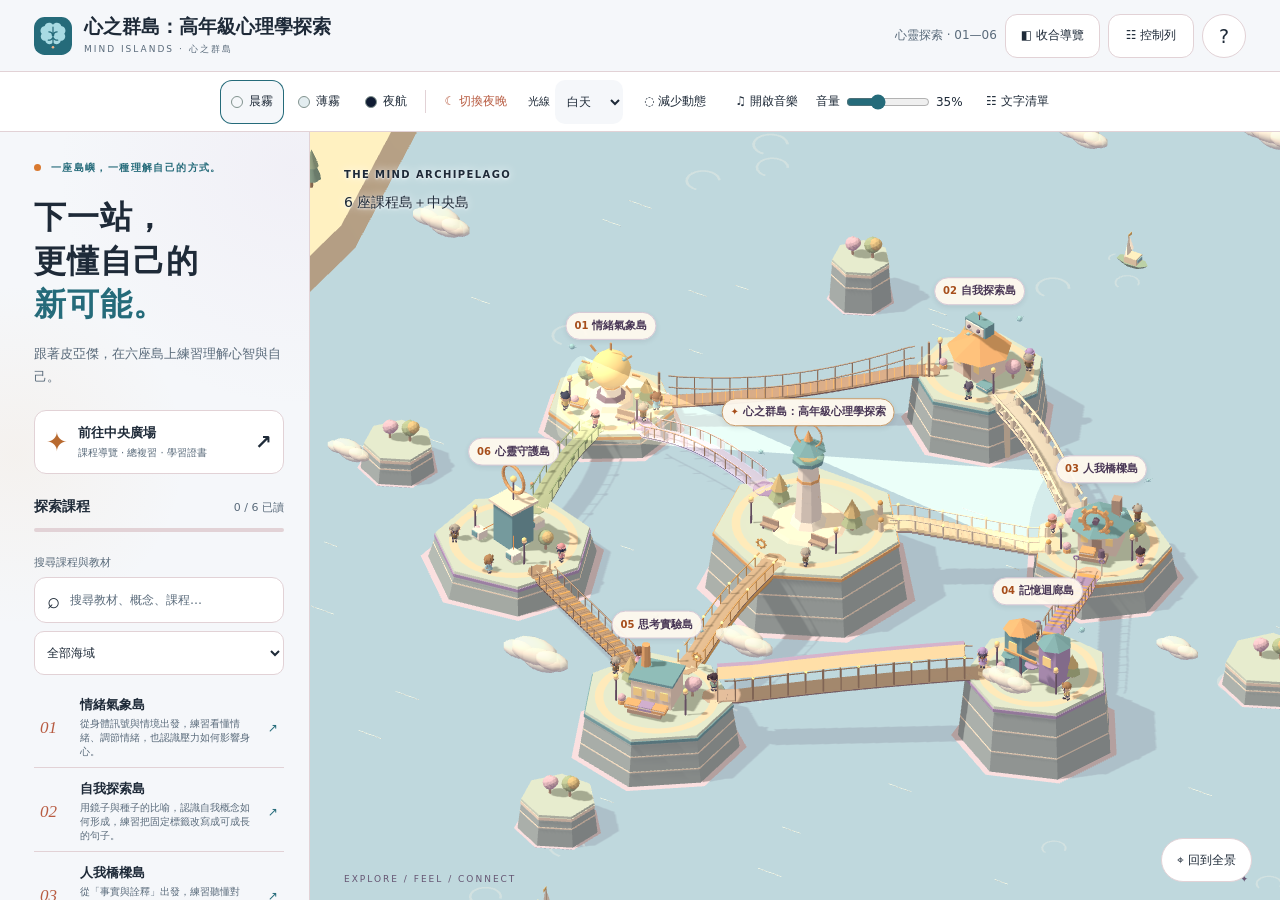
<file: index.html>
<!doctype html>
<html lang="zh-Hant" data-theme="morning">
<head><meta charset="utf-8"><meta name="viewport" content="width=device-width,initial-scale=1"><meta name="theme-color" content="#f5f7fa"><meta name="description" content="心之群島：高年級心理學探索：教材探索、測驗與學習紀念證書。"><title>心之群島：高年級心理學探索</title><link rel="icon" href="assets/flame.svg" type="image/svg+xml"><link rel="stylesheet" href="styles.css"><script type="importmap">{"imports":{"three":"./vendor/three.module.js"}}</script><script type="module" src="js/app.mjs"></script></head>
<body>
<a class="skip" href="#course-list">跳到課程清單</a>
<header class="header"><a class="brand" href="./" aria-label="心之群島：高年級心理學探索首頁"><img src="assets/flame.svg" alt="" width="38" height="38"><span>心之群島：高年級心理學探索<small>MIND ISLANDS · 心之群島</small></span></a><div class="header-actions"><span class="edition">心靈探索 · 01—06</span><button id="rail-toggle" aria-controls="island-navigation" aria-expanded="true">◧ 導覽列</button><button id="controls-toggle" aria-controls="display-controls" aria-expanded="true">☷ 控制列</button><button id="help" class="icon-button" aria-label="操作說明">?</button></div></header>
<div id="display-controls" class="dock" aria-label="顯示與聲音設定"><div class="theme-switch" role="group" aria-label="底色主題"><button data-theme="morning" aria-pressed="true"><i style="background:#f5f7fa"></i>晨霧</button><button data-theme="mist" aria-pressed="false"><i style="background:#e3edf0"></i>薄霧</button><button data-theme="night" aria-pressed="false"><i style="background:#101c33"></i>夜航</button></div><span class="dock-divider"></span><label class="light-label"><span>光線</span><select id="lighting" aria-label="晝夜光線"><option value="day">白天</option><option value="dusk">黃昏</option><option value="night">夜晚</option></select></label><button id="motion" aria-pressed="false">◌ 減少動態</button><button id="music" aria-pressed="false">♫ 開啟音樂</button><label class="music-volume"><span>音量</span><input id="music-volume" type="range" min="0" max="100" step="1" value="35" aria-label="背景音樂音量"><output id="music-volume-output" for="music-volume">35%</output></label><audio id="background-music" preload="none" loop></audio><button id="list-view">☷ 文字清單</button></div>
<main class="workspace">
<aside class="rail" id="island-navigation"><div class="eyebrow"><span></span> 一座島嶼，一個新發現。</div><h1>下一站，<br>更懂自己的<span>新可能。</span></h1><p class="intro">從一個問題，到一種理解。<br>跟著皮亞傑，探索心智的六座島。</p><button class="center-entry" data-course="center"><span class="entry-symbol">✦</span><span>前往中央廣場<small>課程導覽 · 總複習 · 學習證書</small></span><b>↗</b></button>
<div class="rail-heading"><h2>探索課程</h2><span id="read-count">0 / 6 已讀</span></div><div class="progress-track"><span id="progress-fill"></span></div>
<label class="search-label" for="search">搜尋課程與教材</label><div class="search-box"><span aria-hidden="true">⌕</span><input id="search" type="search" placeholder="搜尋教材、概念、課程…" autocomplete="off"></div><label class="sr-only" for="group">篩選海域</label><select id="group"><option value="">全部海域</option><option>情緒與壓力</option><option>自我與成長</option><option>人際與溝通</option><option>學習與記憶</option><option>思考與判斷</option><option>心理健康</option></select>
<nav id="course-list" aria-label="課程清單" tabindex="-1"><p>正在整理航線…</p></nav><p id="search-status" class="small" role="status"></p><footer class="rail-footer"><span>© 高年級輔導團隊</span></footer></aside>
<section class="map" aria-label="互動 3D 課程群島"><div class="map-heading"><span class="eyebrow">THE MIND ARCHIPELAGO</span><p>6 座課程島＋中央島</p></div><div id="scene"><div id="map-status" role="status">正在生成心之群島…</div></div><button id="overview" class="overview">⌖ 回到全景</button><div class="map-coordinate" aria-hidden="true">EXPLORE / FEEL / CONNECT <span>✦</span></div></section>
</main>
<div id="panel-scrim" hidden></div><section id="panel" role="dialog" aria-modal="true" aria-labelledby="panel-title" hidden><header class="panel-header"><div><span id="panel-kicker" class="eyebrow"></span><h2 id="panel-title"></h2></div><button id="close-panel" class="icon-button" aria-label="關閉課程面板">✕</button></header><p id="panel-intro"></p><div id="tabs" class="tabs" role="tablist" aria-label="課程內容"></div><div id="panel-content" tabindex="0"></div></section>
<dialog id="help-dialog"><button class="dialog-close icon-button" aria-label="關閉操作說明">✕</button><div id="host-guide" class="header-host" role="note" aria-label="島主皮亞傑操作說明"><img src="assets/mascot.svg" alt="" width="44" height="54"><p class="host-description">我是島主皮亞傑，在島上遇到我，我會隨時回答你問題喔！<small>課程導覽 · 功能說明 · 教材問答</small></p></div><h2>島主皮亞傑與操作說明</h2><p>先點一座島聚焦放大，再點主建築閱讀教材與進行測驗；中央島點建築進入可拖曳旋轉的備課室，點室內皮亞傑才開廣場教材；轉身點門可回建築外觀。也可從課程清單直接閱讀。右上「導覽列」可收合清單，「控制列」可展開或收起顯示與音樂設定。</p><ul><li>滑鼠拖曳旋轉、滾輪縮放；手機用雙指縮放。</li><li>按 Esc 關閉面板，Tab 移動焦點，Enter 選取。</li><li>全部課程已讀且各課測驗達 75%，即可取得紀念證書。</li><li>進度與姓名儲存在此瀏覽器，可自行匯出JSON備份後在另一裝置匯入；清除瀏覽資料會刪除本機記錄。</li></ul><p class="notice">本站教材為自編素養內容，心理學概念已改寫為高年級可讀版本；不能替代心理諮商或醫療建議。</p></dialog>
<dialog id="certificate-dialog"><button class="dialog-close icon-button" aria-label="關閉證書">✕</button><div id="certificate-sheet"></div><div class="certificate-actions"><button id="download-certificate" class="primary">下載證書 PNG</button><button id="print-certificate">列印／另存 PDF</button></div></dialog>
<div id="toast" role="status" aria-live="polite"></div><noscript><div class="noscript">此瀏覽器未啟用 JavaScript。<a href="content.html">開啟完整文字教材</a>。</div></noscript>
</body></html>
</file>
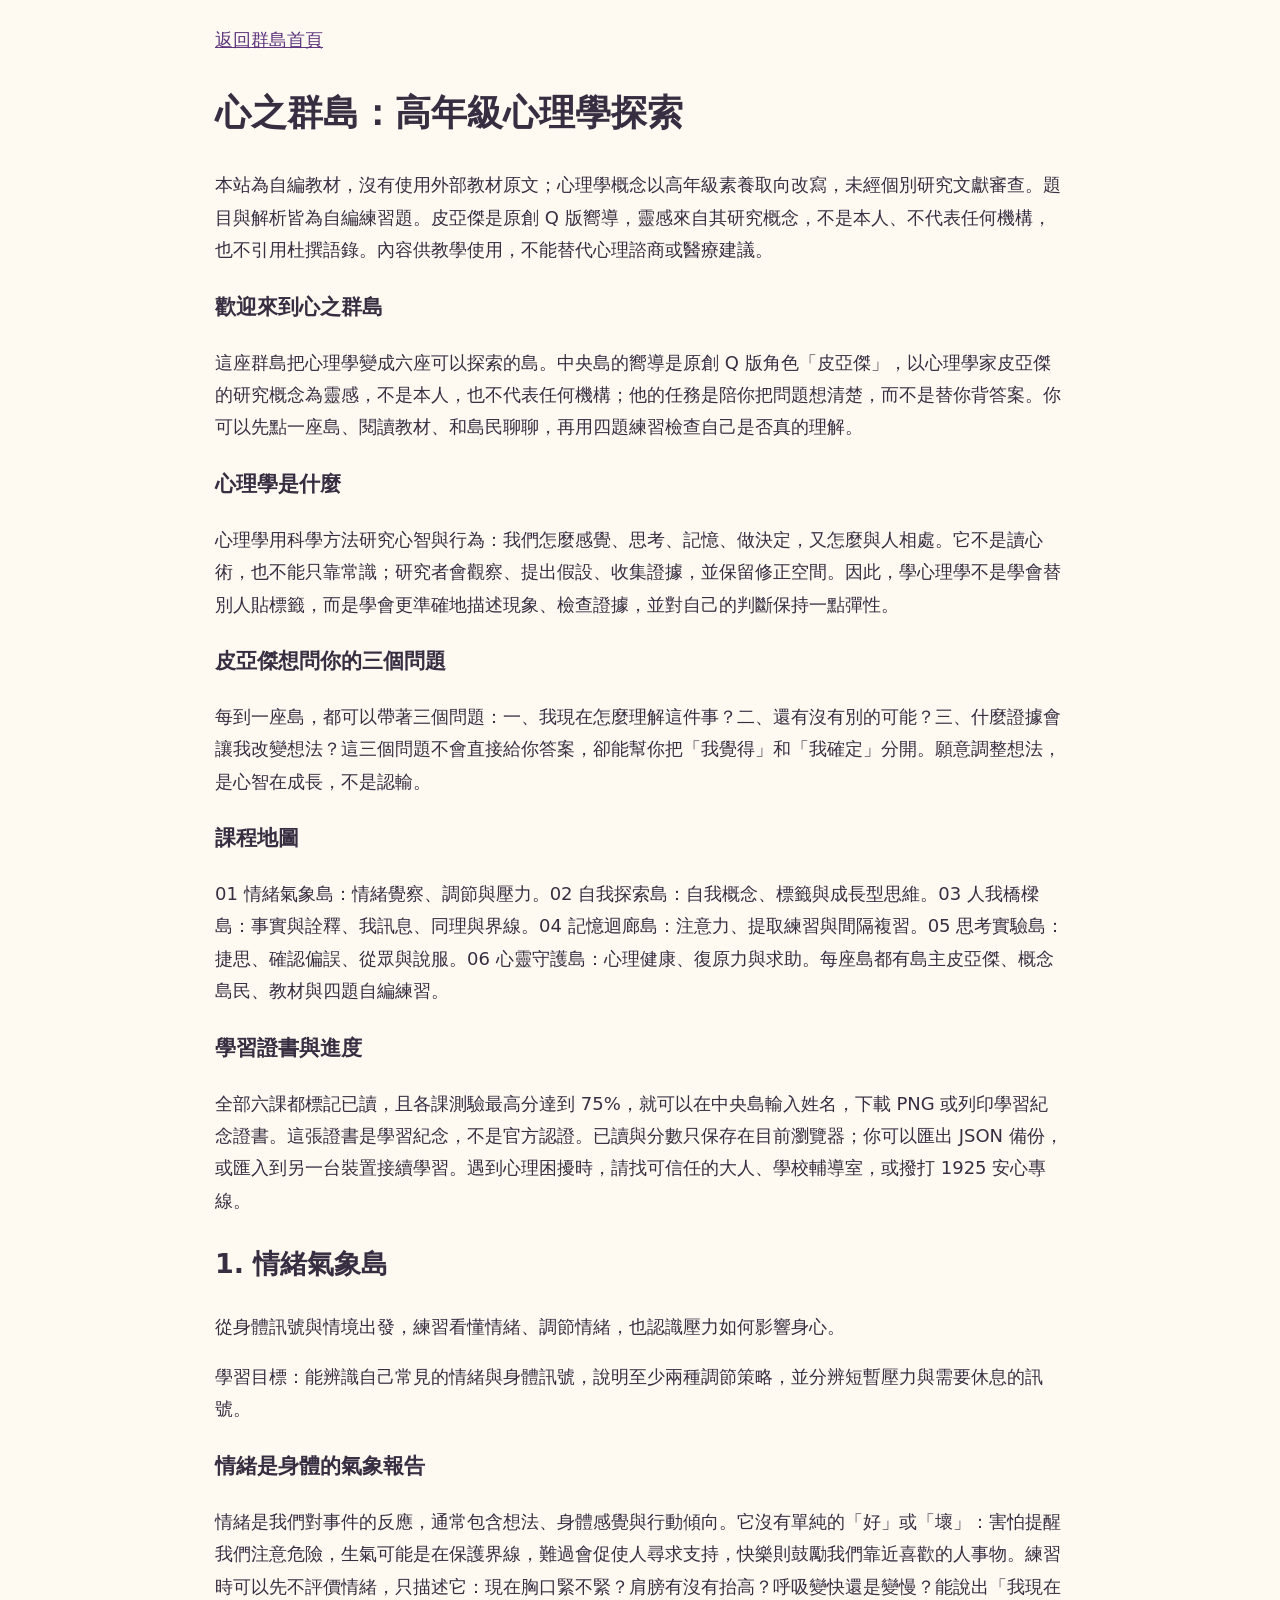
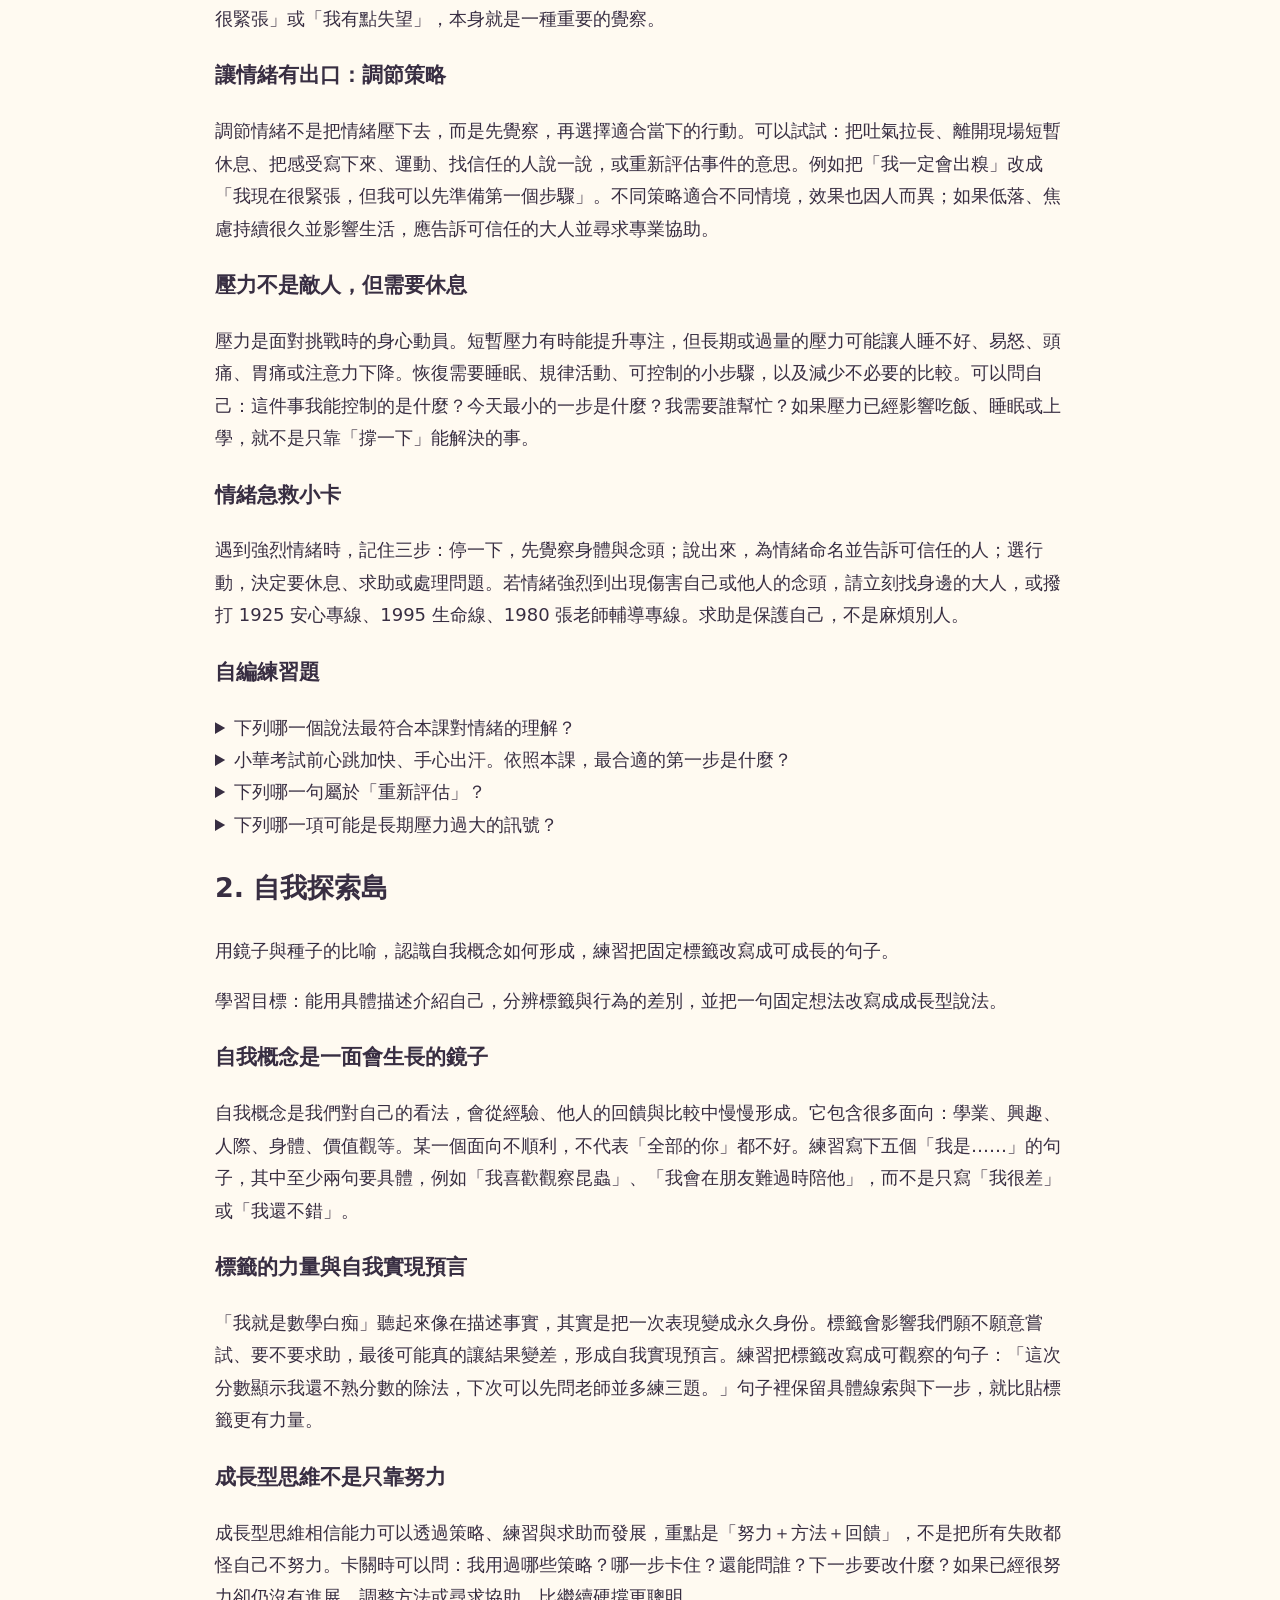
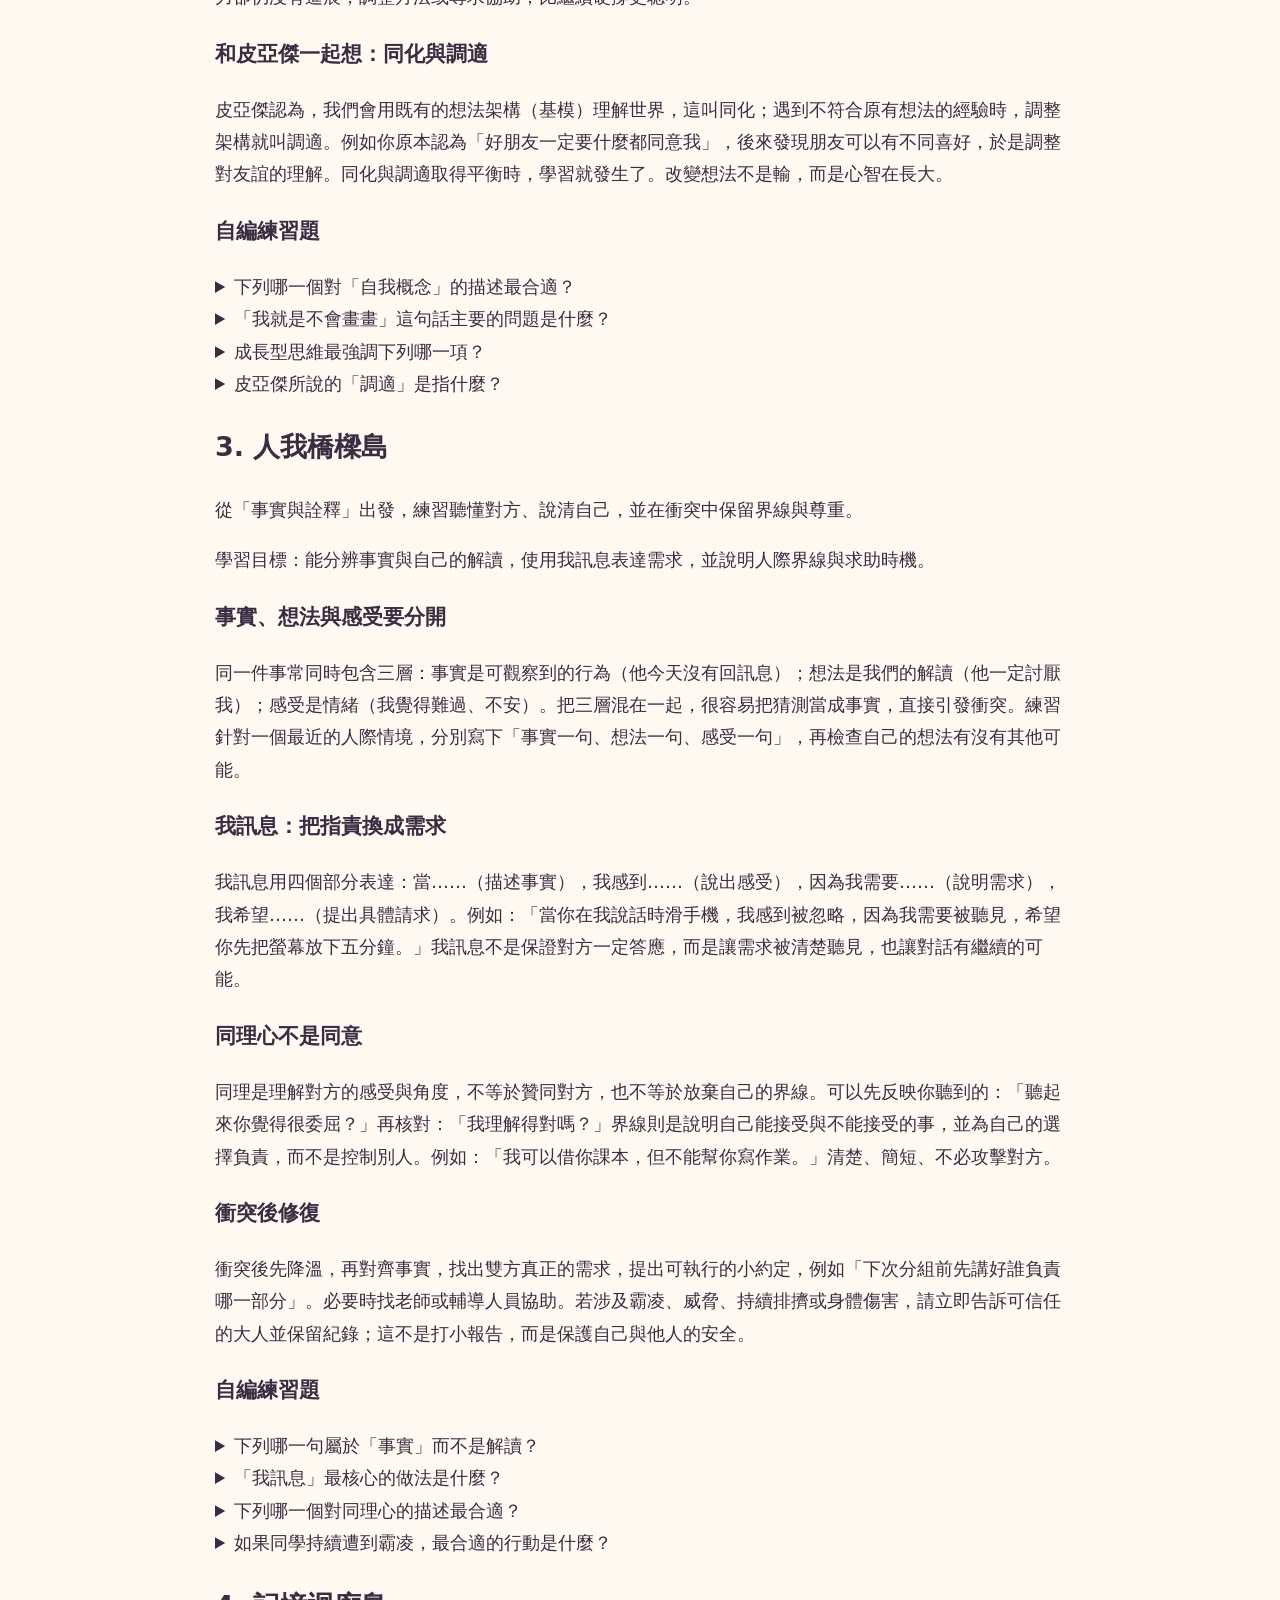
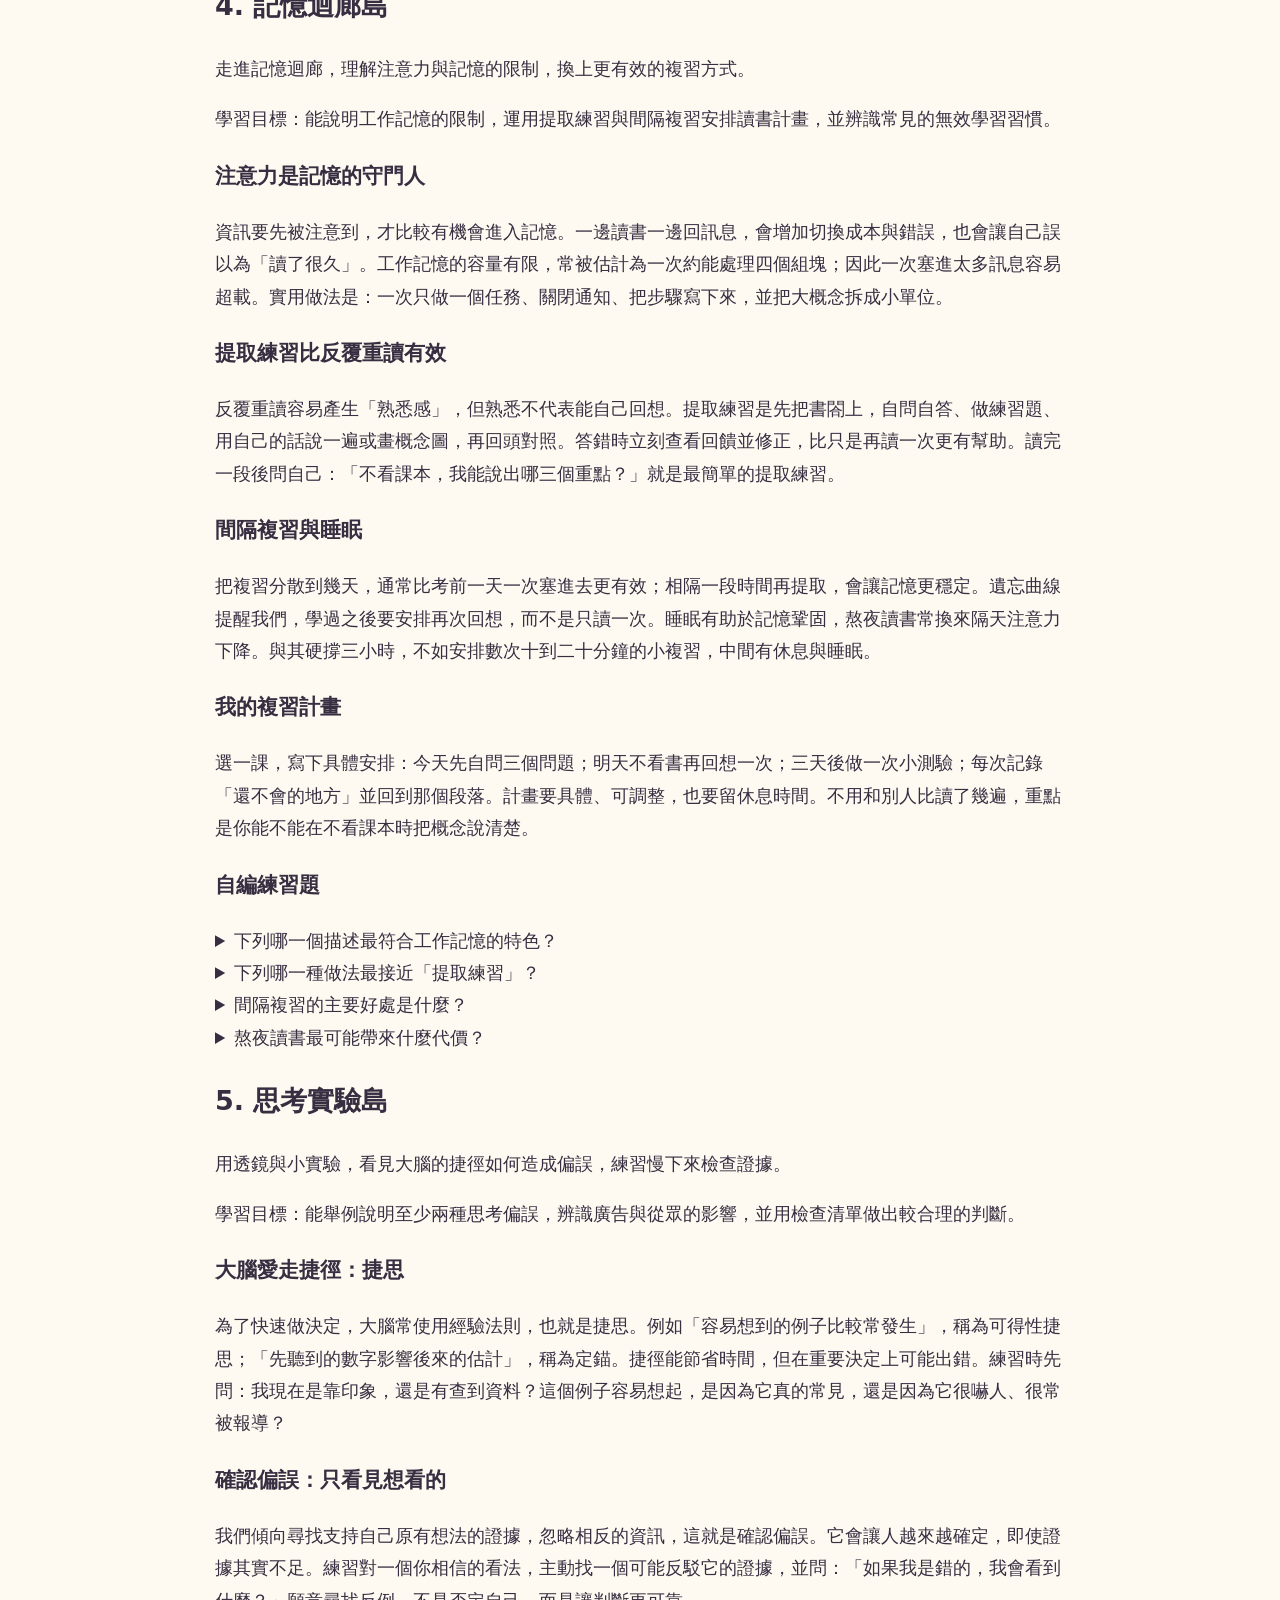
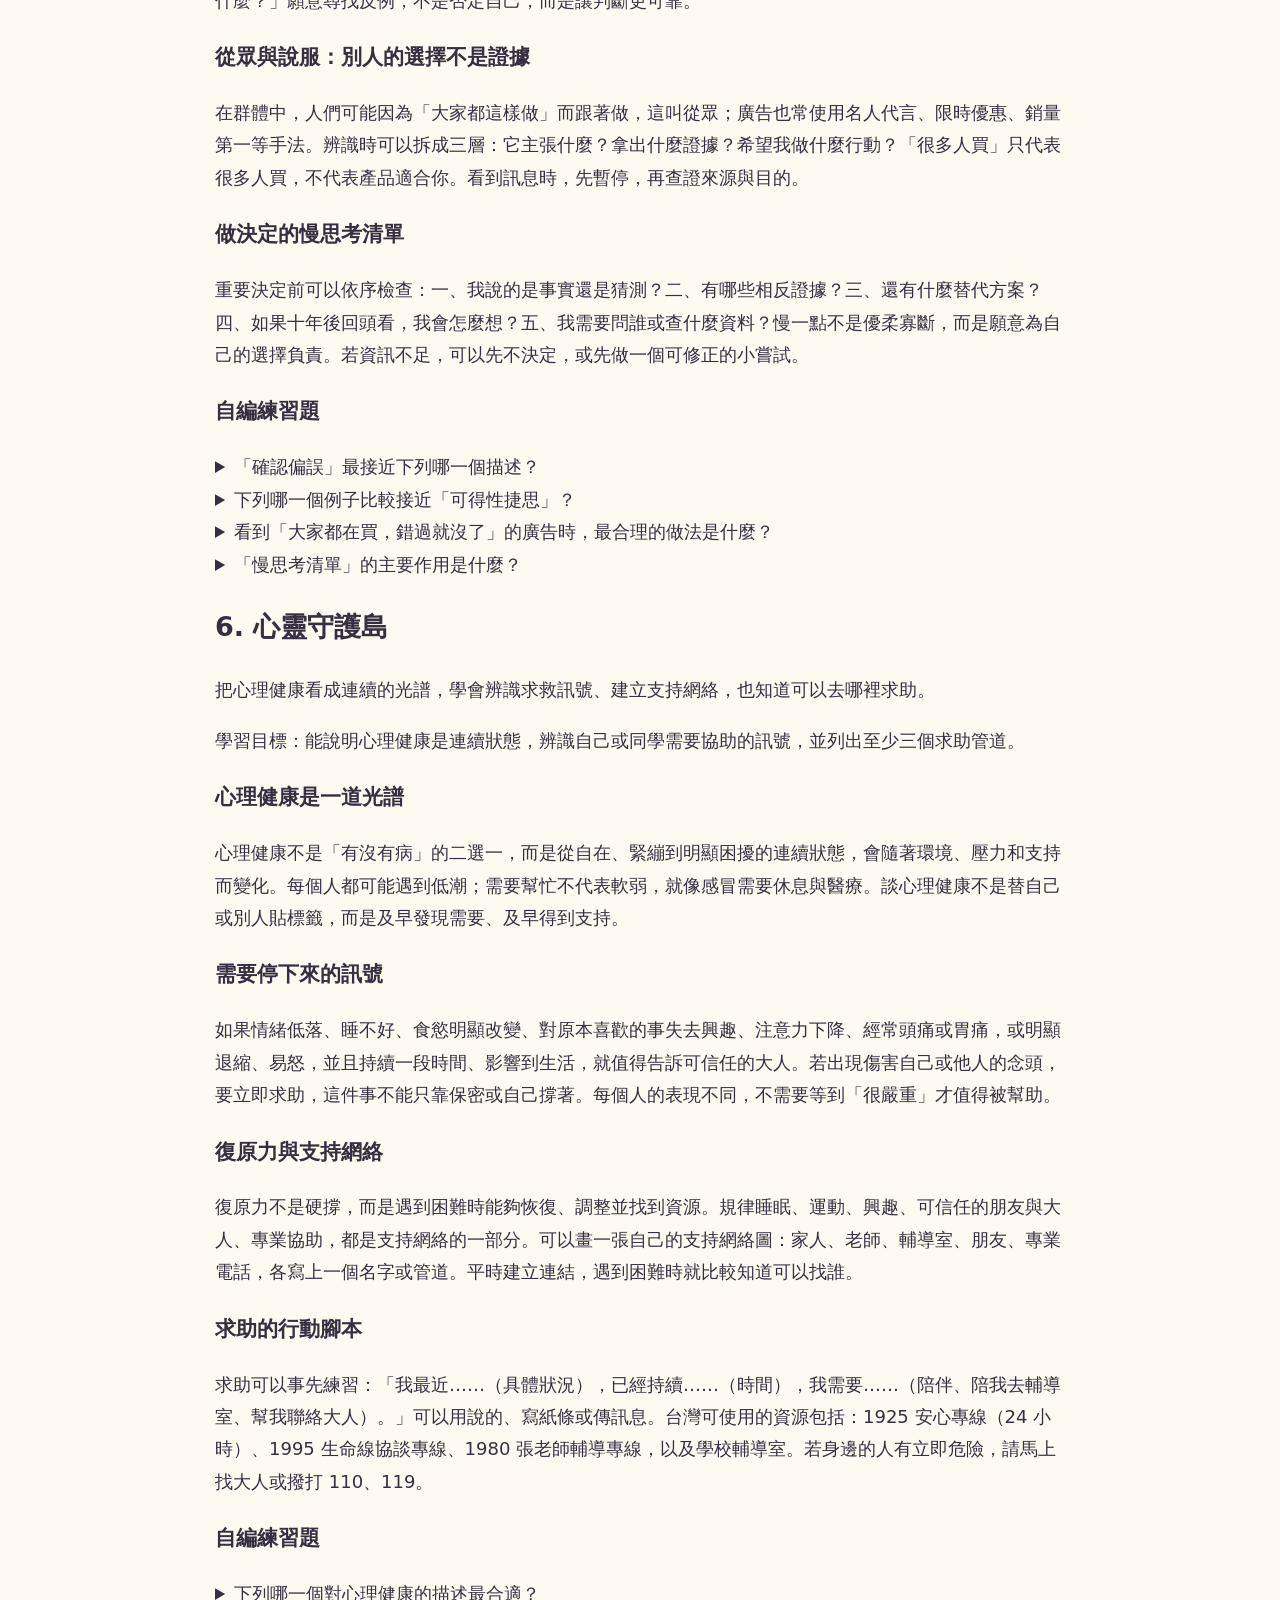
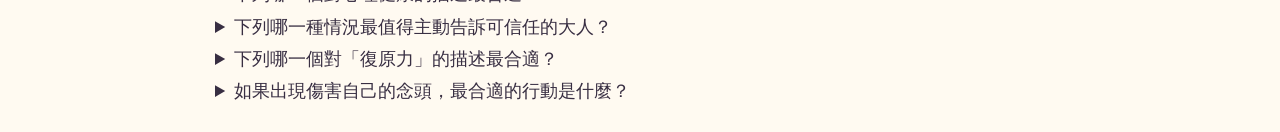
<file: content.html>
<!doctype html><html lang="zh-Hant"><meta charset="utf-8"><meta name="viewport" content="width=device-width,initial-scale=1"><title>完整文字教材｜心之群島：高年級心理學探索</title><style>body{font:18px/1.8 system-ui;max-width:850px;margin:auto;padding:24px;background:#fffaf1;color:#382e42}pre,p{white-space:pre-wrap;overflow-wrap:anywhere}table{border-collapse:collapse}td,th{border:1px solid;padding:8px}a{color:#5f357e}</style><body><main><a href="./">返回群島首頁</a><h1>心之群島：高年級心理學探索</h1><p>本站為自編教材，沒有使用外部教材原文；心理學概念以高年級素養取向改寫，未經個別研究文獻審查。題目與解析皆為自編練習題。皮亞傑是原創 Q 版嚮導，靈感來自其研究概念，不是本人、不代表任何機構，也不引用杜撰語錄。內容供教學使用，不能替代心理諮商或醫療建議。</p><h3>歡迎來到心之群島</h3><p>這座群島把心理學變成六座可以探索的島。中央島的嚮導是原創 Q 版角色「皮亞傑」，以心理學家皮亞傑的研究概念為靈感，不是本人，也不代表任何機構；他的任務是陪你把問題想清楚，而不是替你背答案。你可以先點一座島、閱讀教材、和島民聊聊，再用四題練習檢查自己是否真的理解。</p><h3>心理學是什麼</h3><p>心理學用科學方法研究心智與行為：我們怎麼感覺、思考、記憶、做決定，又怎麼與人相處。它不是讀心術，也不能只靠常識；研究者會觀察、提出假設、收集證據，並保留修正空間。因此，學心理學不是學會替別人貼標籤，而是學會更準確地描述現象、檢查證據，並對自己的判斷保持一點彈性。</p><h3>皮亞傑想問你的三個問題</h3><p>每到一座島，都可以帶著三個問題：一、我現在怎麼理解這件事？二、還有沒有別的可能？三、什麼證據會讓我改變想法？這三個問題不會直接給你答案，卻能幫你把「我覺得」和「我確定」分開。願意調整想法，是心智在成長，不是認輸。</p><h3>課程地圖</h3><p>01 情緒氣象島：情緒覺察、調節與壓力。02 自我探索島：自我概念、標籤與成長型思維。03 人我橋樑島：事實與詮釋、我訊息、同理與界線。04 記憶迴廊島：注意力、提取練習與間隔複習。05 思考實驗島：捷思、確認偏誤、從眾與說服。06 心靈守護島：心理健康、復原力與求助。每座島都有島主皮亞傑、概念島民、教材與四題自編練習。</p><h3>學習證書與進度</h3><p>全部六課都標記已讀，且各課測驗最高分達到 75%，就可以在中央島輸入姓名，下載 PNG 或列印學習紀念證書。這張證書是學習紀念，不是官方認證。已讀與分數只保存在目前瀏覽器；你可以匯出 JSON 備份，或匯入到另一台裝置接續學習。遇到心理困擾時，請找可信任的大人、學校輔導室，或撥打 1925 安心專線。</p><section><h2>1. 情緒氣象島</h2><p>從身體訊號與情境出發，練習看懂情緒、調節情緒，也認識壓力如何影響身心。</p><p>學習目標：能辨識自己常見的情緒與身體訊號，說明至少兩種調節策略，並分辨短暫壓力與需要休息的訊號。</p><h3>情緒是身體的氣象報告</h3><p>情緒是我們對事件的反應，通常包含想法、身體感覺與行動傾向。它沒有單純的「好」或「壞」：害怕提醒我們注意危險，生氣可能是在保護界線，難過會促使人尋求支持，快樂則鼓勵我們靠近喜歡的人事物。練習時可以先不評價情緒，只描述它：現在胸口緊不緊？肩膀有沒有抬高？呼吸變快還是變慢？能說出「我現在很緊張」或「我有點失望」，本身就是一種重要的覺察。</p><h3>讓情緒有出口：調節策略</h3><p>調節情緒不是把情緒壓下去，而是先覺察，再選擇適合當下的行動。可以試試：把吐氣拉長、離開現場短暫休息、把感受寫下來、運動、找信任的人說一說，或重新評估事件的意思。例如把「我一定會出糗」改成「我現在很緊張，但我可以先準備第一個步驟」。不同策略適合不同情境，效果也因人而異；如果低落、焦慮持續很久並影響生活，應告訴可信任的大人並尋求專業協助。</p><h3>壓力不是敵人，但需要休息</h3><p>壓力是面對挑戰時的身心動員。短暫壓力有時能提升專注，但長期或過量的壓力可能讓人睡不好、易怒、頭痛、胃痛或注意力下降。恢復需要睡眠、規律活動、可控制的小步驟，以及減少不必要的比較。可以問自己：這件事我能控制的是什麼？今天最小的一步是什麼？我需要誰幫忙？如果壓力已經影響吃飯、睡眠或上學，就不是只靠「撐一下」能解決的事。</p><h3>情緒急救小卡</h3><p>遇到強烈情緒時，記住三步：停一下，先覺察身體與念頭；說出來，為情緒命名並告訴可信任的人；選行動，決定要休息、求助或處理問題。若情緒強烈到出現傷害自己或他人的念頭，請立刻找身邊的大人，或撥打 1925 安心專線、1995 生命線、1980 張老師輔導專線。求助是保護自己，不是麻煩別人。</p><h3>自編練習題</h3><details><summary>下列哪一個說法最符合本課對情緒的理解？</summary><ol><li>情緒只有好情緒和壞情緒兩種</li><li>每種情緒都有功能，提醒我們的需求與處境</li><li>生氣一定是不好的，應該立刻壓下來</li><li>難過時只要轉移注意力，不必理解原因</li></ol><p>正確答案：每種情緒都有功能，提醒我們的需求與處境<br>情緒沒有單純的好壞，害怕、生氣、難過都可能在提醒需求或風險；先覺察比壓抑更有助於選擇行動。</p></details><details><summary>小華考試前心跳加快、手心出汗。依照本課，最合適的第一步是什麼？</summary><ol><li>假裝什麼事都沒有</li><li>責怪自己太緊張</li><li>覺察身體訊號，並為現在的情緒命名</li><li>立刻放棄考試</li></ol><p>正確答案：覺察身體訊號，並為現在的情緒命名<br>先覺察身體與情緒，才能選擇適合的調節策略；責怪或假裝沒事都不會讓訊號消失。</p></details><details><summary>下列哪一句屬於「重新評估」？</summary><ol><li>告訴自己絕對不能難過</li><li>把「我一定做不好」改成「我還沒準備好，可以先找方法」</li><li>把感受忍在心裡不說</li><li>一直回想上次失敗的畫面</li></ol><p>正確答案：把「我一定做不好」改成「我還沒準備好，可以先找方法」<br>重新評估是調整對事件的理解，讓行動出現新的可能；壓抑或反覆自責都不是有效的重新評估。</p></details><details><summary>下列哪一項可能是長期壓力過大的訊號？</summary><ol><li>睡得比平常更熟，完全不受影響</li><li>注意力下降、容易生氣，睡眠也變差</li><li>食量與心情都完全沒有變化</li><li>永遠不會覺得累</li></ol><p>正確答案：注意力下降、容易生氣，睡眠也變差<br>長期壓力可能表現在睡眠、情緒、注意力與身體不適上；若持續影響生活，應告訴大人並尋求協助。</p></details></section><section><h2>2. 自我探索島</h2><p>用鏡子與種子的比喻，認識自我概念如何形成，練習把固定標籤改寫成可成長的句子。</p><p>學習目標：能用具體描述介紹自己，分辨標籤與行為的差別，並把一句固定想法改寫成成長型說法。</p><h3>自我概念是一面會生長的鏡子</h3><p>自我概念是我們對自己的看法，會從經驗、他人的回饋與比較中慢慢形成。它包含很多面向：學業、興趣、人際、身體、價值觀等。某一個面向不順利，不代表「全部的你」都不好。練習寫下五個「我是……」的句子，其中至少兩句要具體，例如「我喜歡觀察昆蟲」、「我會在朋友難過時陪他」，而不是只寫「我很差」或「我還不錯」。</p><h3>標籤的力量與自我實現預言</h3><p>「我就是數學白痴」聽起來像在描述事實，其實是把一次表現變成永久身份。標籤會影響我們願不願意嘗試、要不要求助，最後可能真的讓結果變差，形成自我實現預言。練習把標籤改寫成可觀察的句子：「這次分數顯示我還不熟分數的除法，下次可以先問老師並多練三題。」句子裡保留具體線索與下一步，就比貼標籤更有力量。</p><h3>成長型思維不是只靠努力</h3><p>成長型思維相信能力可以透過策略、練習與求助而發展，重點是「努力＋方法＋回饋」，不是把所有失敗都怪自己不努力。卡關時可以問：我用過哪些策略？哪一步卡住？還能問誰？下一步要改什麼？如果已經很努力卻仍沒有進展，調整方法或尋求協助，比繼續硬撐更聰明。</p><h3>和皮亞傑一起想：同化與調適</h3><p>皮亞傑認為，我們會用既有的想法架構（基模）理解世界，這叫同化；遇到不符合原有想法的經驗時，調整架構就叫調適。例如你原本認為「好朋友一定要什麼都同意我」，後來發現朋友可以有不同喜好，於是調整對友誼的理解。同化與調適取得平衡時，學習就發生了。改變想法不是輸，而是心智在長大。</p><h3>自編練習題</h3><details><summary>下列哪一個對「自我概念」的描述最合適？</summary><ol><li>只包含考試成績一個面向</li><li>由多個面向與經驗形成，而且會改變</li><li>出生後就完全固定，不會受影響</li><li>只有別人對你的評價，沒有自己的看法</li></ol><p>正確答案：由多個面向與經驗形成，而且會改變<br>自我概念包含學業、興趣、人際、身體等多個面向，會隨經驗與回饋調整，不是單一固定標籤。</p></details><details><summary>「我就是不會畫畫」這句話主要的問題是什麼？</summary><ol><li>太具體，別人聽不懂</li><li>把一次或幾次經驗變成永久標籤</li><li>已經有充分證據，所以不能改</li><li>太正向，會讓人驕傲</li></ol><p>正確答案：把一次或幾次經驗變成永久標籤<br>把表現變成永久身份會限制嘗試與求助；改成描述具體困難與下一步，才有可能改變。</p></details><details><summary>成長型思維最強調下列哪一項？</summary><ol><li>只要努力就一定會成功</li><li>努力加上策略、回饋與求助</li><li>不要在意任何結果</li><li>只跟別人比較，證明自己比較強</li></ol><p>正確答案：努力加上策略、回饋與求助<br>成長型思維不是盲目努力，而是願意調整策略、接受回饋並在需要時求助。</p></details><details><summary>皮亞傑所說的「調適」是指什麼？</summary><ol><li>把新經驗硬塞進舊想法裡</li><li>遇到不一致時，調整原有的想法架構</li><li>完全放棄思考，接受別人的答案</li><li>只背誦課本名詞</li></ol><p>正確答案：遇到不一致時，調整原有的想法架構<br>調適是當新經驗與原有基模不一致時，調整想法架構以容納新理解；同化則是直接用舊架構理解新經驗。</p></details></section><section><h2>3. 人我橋樑島</h2><p>從「事實與詮釋」出發，練習聽懂對方、說清自己，並在衝突中保留界線與尊重。</p><p>學習目標：能分辨事實與自己的解讀，使用我訊息表達需求，並說明人際界線與求助時機。</p><h3>事實、想法與感受要分開</h3><p>同一件事常同時包含三層：事實是可觀察到的行為（他今天沒有回訊息）；想法是我們的解讀（他一定討厭我）；感受是情緒（我覺得難過、不安）。把三層混在一起，很容易把猜測當成事實，直接引發衝突。練習針對一個最近的人際情境，分別寫下「事實一句、想法一句、感受一句」，再檢查自己的想法有沒有其他可能。</p><h3>我訊息：把指責換成需求</h3><p>我訊息用四個部分表達：當……（描述事實），我感到……（說出感受），因為我需要……（說明需求），我希望……（提出具體請求）。例如：「當你在我說話時滑手機，我感到被忽略，因為我需要被聽見，希望你先把螢幕放下五分鐘。」我訊息不是保證對方一定答應，而是讓需求被清楚聽見，也讓對話有繼續的可能。</p><h3>同理心不是同意</h3><p>同理是理解對方的感受與角度，不等於贊同對方，也不等於放棄自己的界線。可以先反映你聽到的：「聽起來你覺得很委屈？」再核對：「我理解得對嗎？」界線則是說明自己能接受與不能接受的事，並為自己的選擇負責，而不是控制別人。例如：「我可以借你課本，但不能幫你寫作業。」清楚、簡短、不必攻擊對方。</p><h3>衝突後修復</h3><p>衝突後先降溫，再對齊事實，找出雙方真正的需求，提出可執行的小約定，例如「下次分組前先講好誰負責哪一部分」。必要時找老師或輔導人員協助。若涉及霸凌、威脅、持續排擠或身體傷害，請立即告訴可信任的大人並保留紀錄；這不是打小報告，而是保護自己與他人的安全。</p><h3>自編練習題</h3><details><summary>下列哪一句屬於「事實」而不是解讀？</summary><ol><li>他故意忽略我</li><li>他今天沒有回我的訊息</li><li>他討厭我</li><li>他很自私</li></ol><p>正確答案：他今天沒有回我的訊息<br>「今天沒有回訊息」是可觀察的行為；「故意」、「討厭我」、「自私」都是解讀或評價。</p></details><details><summary>「我訊息」最核心的做法是什麼？</summary><ol><li>先指責對方做了什麼壞事</li><li>表達事實、感受、需求與具體請求</li><li>把感受忍住，什麼都不說</li><li>要求對方立刻道歉</li></ol><p>正確答案：表達事實、感受、需求與具體請求<br>我訊息讓對方聽見事實與需求，而不是只接收到指責，因此比較有機會繼續對話。</p></details><details><summary>下列哪一個對同理心的描述最合適？</summary><ol><li>同意對方的所有看法</li><li>理解對方的感受，但仍可以保有自己的界線</li><li>替對方解決所有問題</li><li>完全不要表達自己的需要</li></ol><p>正確答案：理解對方的感受，但仍可以保有自己的界線<br>同理是理解與核對對方的感受，不是放棄自己的立場；界線與同理可以同時存在。</p></details><details><summary>如果同學持續遭到霸凌，最合適的行動是什麼？</summary><ol><li>告訴對方忍耐一陣子就會過去</li><li>用同樣的方式反擊</li><li>告訴可信任的大人並保留紀錄</li><li>在群組公開對方的私事</li></ol><p>正確答案：告訴可信任的大人並保留紀錄<br>涉及霸凌或持續傷害時，安全優先；告訴大人並保留紀錄，比忍耐或報復更能保護自己與他人。</p></details></section><section><h2>4. 記憶迴廊島</h2><p>走進記憶迴廊，理解注意力與記憶的限制，換上更有效的複習方式。</p><p>學習目標：能說明工作記憶的限制，運用提取練習與間隔複習安排讀書計畫，並辨識常見的無效學習習慣。</p><h3>注意力是記憶的守門人</h3><p>資訊要先被注意到，才比較有機會進入記憶。一邊讀書一邊回訊息，會增加切換成本與錯誤，也會讓自己誤以為「讀了很久」。工作記憶的容量有限，常被估計為一次約能處理四個組塊；因此一次塞進太多訊息容易超載。實用做法是：一次只做一個任務、關閉通知、把步驟寫下來，並把大概念拆成小單位。</p><h3>提取練習比反覆重讀有效</h3><p>反覆重讀容易產生「熟悉感」，但熟悉不代表能自己回想。提取練習是先把書閤上，自問自答、做練習題、用自己的話說一遍或畫概念圖，再回頭對照。答錯時立刻查看回饋並修正，比只是再讀一次更有幫助。讀完一段後問自己：「不看課本，我能說出哪三個重點？」就是最簡單的提取練習。</p><h3>間隔複習與睡眠</h3><p>把複習分散到幾天，通常比考前一天一次塞進去更有效；相隔一段時間再提取，會讓記憶更穩定。遺忘曲線提醒我們，學過之後要安排再次回想，而不是只讀一次。睡眠有助於記憶鞏固，熬夜讀書常換來隔天注意力下降。與其硬撐三小時，不如安排數次十到二十分鐘的小複習，中間有休息與睡眠。</p><h3>我的複習計畫</h3><p>選一課，寫下具體安排：今天先自問三個問題；明天不看書再回想一次；三天後做一次小測驗；每次記錄「還不會的地方」並回到那個段落。計畫要具體、可調整，也要留休息時間。不用和別人比讀了幾遍，重點是你能不能在不看課本時把概念說清楚。</p><h3>自編練習題</h3><details><summary>下列哪一個描述最符合工作記憶的特色？</summary><ol><li>容量無限，可以同時處理所有訊息</li><li>容量有限，需要聚焦、分段並減少干擾</li><li>和注意力完全沒有關係</li><li>只看天生聰明與否，無法改變讀書方式</li></ol><p>正確答案：容量有限，需要聚焦、分段並減少干擾<br>工作記憶容量有限，一次處理太多訊息容易超載；減少干擾與分段能幫助學習。</p></details><details><summary>下列哪一種做法最接近「提取練習」？</summary><ol><li>連續重讀課本三次</li><li>把課本畫滿螢光筆</li><li>閤上書，用自己的話說明並自問自答</li><li>只看老師整理的標題</li></ol><p>正確答案：閤上書，用自己的話說明並自問自答<br>提取練習要求自己從記憶中取出內容，例如自問自答、做題或用自己的話說明，再對照回饋。</p></details><details><summary>間隔複習的主要好處是什麼？</summary><ol><li>可以一次讀很久，不用休息</li><li>把複習分散，透過多次提取讓記憶更穩定</li><li>完全不需要睡眠</li><li>只要看過一次就永遠記得</li></ol><p>正確答案：把複習分散，透過多次提取讓記憶更穩定<br>間隔複習把練習分散到不同時間，透過再次提取與睡眠鞏固，通常比臨時抱佛腳更有效。</p></details><details><summary>熬夜讀書最可能帶來什麼代價？</summary><ol><li>記憶一定變得更好</li><li>隔天注意力與記憶鞏固受到影響</li><li>身體完全不會累</li><li>之後完全不需要再複習</li></ol><p>正確答案：隔天注意力與記憶鞏固受到影響<br>睡眠有助於記憶鞏固；熬夜可能讓隔天注意力下降，反而降低學習效率。</p></details></section><section><h2>5. 思考實驗島</h2><p>用透鏡與小實驗，看見大腦的捷徑如何造成偏誤，練習慢下來檢查證據。</p><p>學習目標：能舉例說明至少兩種思考偏誤，辨識廣告與從眾的影響，並用檢查清單做出較合理的判斷。</p><h3>大腦愛走捷徑：捷思</h3><p>為了快速做決定，大腦常使用經驗法則，也就是捷思。例如「容易想到的例子比較常發生」，稱為可得性捷思；「先聽到的數字影響後來的估計」，稱為定錨。捷徑能節省時間，但在重要決定上可能出錯。練習時先問：我現在是靠印象，還是有查到資料？這個例子容易想起，是因為它真的常見，還是因為它很嚇人、很常被報導？</p><h3>確認偏誤：只看見想看的</h3><p>我們傾向尋找支持自己原有想法的證據，忽略相反的資訊，這就是確認偏誤。它會讓人越來越確定，即使證據其實不足。練習對一個你相信的看法，主動找一個可能反駁它的證據，並問：「如果我是錯的，我會看到什麼？」願意尋找反例，不是否定自己，而是讓判斷更可靠。</p><h3>從眾與說服：別人的選擇不是證據</h3><p>在群體中，人們可能因為「大家都這樣做」而跟著做，這叫從眾；廣告也常使用名人代言、限時優惠、銷量第一等手法。辨識時可以拆成三層：它主張什麼？拿出什麼證據？希望我做什麼行動？「很多人買」只代表很多人買，不代表產品適合你。看到訊息時，先暫停，再查證來源與目的。</p><h3>做決定的慢思考清單</h3><p>重要決定前可以依序檢查：一、我說的是事實還是猜測？二、有哪些相反證據？三、還有什麼替代方案？四、如果十年後回頭看，我會怎麼想？五、我需要問誰或查什麼資料？慢一點不是優柔寡斷，而是願意為自己的選擇負責。若資訊不足，可以先不決定，或先做一個可修正的小嘗試。</p><h3>自編練習題</h3><details><summary>「確認偏誤」最接近下列哪一個描述？</summary><ol><li>只尋找支持自己看法的資訊，忽略相反證據</li><li>完全沒有任何想法</li><li>只願意聽老師的話</li><li>每次判斷都一定正確</li></ol><p>正確答案：只尋找支持自己看法的資訊，忽略相反證據<br>確認偏誤會讓人偏向搜集支持原有想法的證據，忽略可能推翻它的資訊。</p></details><details><summary>下列哪一個例子比較接近「可得性捷思」？</summary><ol><li>因為新聞常報導空難，就覺得搭飛機比開車危險很多</li><li>仔細查詢事故率與行車距離後再做比較</li><li>用計算機算出兩種交通工具的風險</li><li>請教交通專家並閱讀統計資料</li></ol><p>正確答案：因為新聞常報導空難，就覺得搭飛機比開車危險很多<br>可得性捷思是用「容易想到的例子」推估事情有多常發生；新聞報導頻率不等於實際風險。</p></details><details><summary>看到「大家都在買，錯過就沒了」的廣告時，最合理的做法是什麼？</summary><ol><li>立刻跟著買，以免後悔</li><li>因為多數人都買，所以相信它一定好</li><li>查證證據、比較自己的需求與價格</li><li>只看代言人是誰，不看內容</li></ol><p>正確答案：查證證據、比較自己的需求與價格<br>「很多人買」只是從眾線索，不是產品適合你的證據；應回到需求、證據與替代方案。</p></details><details><summary>「慢思考清單」的主要作用是什麼？</summary><ol><li>保證永遠不會犯錯</li><li>幫助檢查證據與替代方案，降低偏誤</li><li>讓人變得更固執，不聽別人</li><li>取代所有專家與資料</li></ol><p>正確答案：幫助檢查證據與替代方案，降低偏誤<br>清單不能保證正確，但能提醒我們檢查事實、反例與其他選項，讓判斷更有依據。</p></details></section><section><h2>6. 心靈守護島</h2><p>把心理健康看成連續的光譜，學會辨識求救訊號、建立支持網絡，也知道可以去哪裡求助。</p><p>學習目標：能說明心理健康是連續狀態，辨識自己或同學需要協助的訊號，並列出至少三個求助管道。</p><h3>心理健康是一道光譜</h3><p>心理健康不是「有沒有病」的二選一，而是從自在、緊繃到明顯困擾的連續狀態，會隨著環境、壓力和支持而變化。每個人都可能遇到低潮；需要幫忙不代表軟弱，就像感冒需要休息與醫療。談心理健康不是替自己或別人貼標籤，而是及早發現需要、及早得到支持。</p><h3>需要停下來的訊號</h3><p>如果情緒低落、睡不好、食慾明顯改變、對原本喜歡的事失去興趣、注意力下降、經常頭痛或胃痛，或明顯退縮、易怒，並且持續一段時間、影響到生活，就值得告訴可信任的大人。若出現傷害自己或他人的念頭，要立即求助，這件事不能只靠保密或自己撐著。每個人的表現不同，不需要等到「很嚴重」才值得被幫助。</p><h3>復原力與支持網絡</h3><p>復原力不是硬撐，而是遇到困難時能夠恢復、調整並找到資源。規律睡眠、運動、興趣、可信任的朋友與大人、專業協助，都是支持網絡的一部分。可以畫一張自己的支持網絡圖：家人、老師、輔導室、朋友、專業電話，各寫上一個名字或管道。平時建立連結，遇到困難時就比較知道可以找誰。</p><h3>求助的行動腳本</h3><p>求助可以事先練習：「我最近……（具體狀況），已經持續……（時間），我需要……（陪伴、陪我去輔導室、幫我聯絡大人）。」可以用說的、寫紙條或傳訊息。台灣可使用的資源包括：1925 安心專線（24 小時）、1995 生命線協談專線、1980 張老師輔導專線，以及學校輔導室。若身邊的人有立即危險，請馬上找大人或撥打 110、119。</p><h3>自編練習題</h3><details><summary>下列哪一個對心理健康的描述最合適？</summary><ol><li>只有「生病」和「健康」兩種狀態</li><li>是一道連續光譜，會隨情境與支持而變動</li><li>永遠不會改變，也不需要在意</li><li>只和考試成績有關</li></ol><p>正確答案：是一道連續光譜，會隨情境與支持而變動<br>心理健康是連續狀態，每個人都可能在不同時間需要支持；不是貼上標籤或二選一。</p></details><details><summary>下列哪一種情況最值得主動告訴可信任的大人？</summary><ol><li>偶爾在考試前感到緊張</li><li>持續一段時間情緒低落、睡不好，且已影響生活</li><li>某一天心情比較不好</li><li>看電影時被感動</li></ol><p>正確答案：持續一段時間情緒低落、睡不好，且已影響生活<br>持續且影響生活的身心變化值得被關注；不需要等到非常嚴重才求助。</p></details><details><summary>下列哪一個對「復原力」的描述最合適？</summary><ol><li>一個人什麼都不說，硬撐過去</li><li>遇到困難時能恢復、調整並使用身邊資源</li><li>永遠不會難過或失敗</li><li>完全不需要朋友與家人</li></ol><p>正確答案：遇到困難時能恢復、調整並使用身邊資源<br>復原力包含恢復與找資源的能力，不是壓抑情緒或拒絕幫助。</p></details><details><summary>如果出現傷害自己的念頭，最合適的行動是什麼？</summary><ol><li>先保密，等長大再說</li><li>立即告訴可信任的大人，或撥打 1925 安心專線</li><li>自己上網搜尋方法</li><li>假裝什麼事都沒有</li></ol><p>正確答案：立即告訴可信任的大人，或撥打 1925 安心專線<br>有傷害自己的念頭時，安全最重要；立即找可信任的大人或專業專線，不要獨自承擔。</p></details></section></main></body></html>
</file>
<file: styles.css>
@charset "UTF-8";
:root{--bg:#f6f0e4;--surface:#fffdf7;--ink:#193c3b;--muted:#536c66;--line:#d9ddd0;--primary:#2f7a6b;--accent:#a9521e;--water:#bed4d3;--shadow:0 16px 52px #183d3b18;font-family:"Noto Sans TC","Microsoft JhengHei",system-ui,sans-serif;color:var(--ink);background:var(--bg);font-size:15px;color-scheme:light}
html[data-theme=mist]{--bg:#dcebee;--surface:#f5fbfb;--ink:#163c43;--muted:#4c6970;--line:#bed3d7;--water:#b0cccf}
html[data-theme=night]{--bg:#16222e;--surface:#233445;--ink:#f3f1e8;--muted:#c0cfd3;--line:#465c6c;--primary:#9ed8c6;--accent:#ffbd81;--water:#193f76;color-scheme:dark}
*{box-sizing:border-box}body{margin:0}button,input,select,textarea{font:inherit;color:inherit}button,select{min-height:44px}button,a,input,select,textarea{touch-action:manipulation}button{cursor:pointer;border:1px solid var(--line);background:var(--surface);border-radius:12px;padding:10px 15px;transition:background .16s,box-shadow .16s}button:hover{box-shadow:0 3px 12px #183d3b1c;background:var(--bg)}button:focus-visible,a:focus-visible,input:focus-visible,select:focus-visible,textarea:focus-visible,summary:focus-visible{outline:3px solid var(--accent);outline-offset:3px}button:disabled{opacity:.55;cursor:not-allowed}a{color:var(--primary);text-underline-offset:4px}h1,h2,h3,p{margin-top:0}h1,h2,.island-label{font-family:"LXGW WenKai TC","DFKai-SB","KaiTi","Microsoft JhengHei",serif}h1{font-size:36px;line-height:1.36;letter-spacing:1px;margin:21px 0 15px}h1 span{color:var(--primary)}h2{font-size:24px}h3{font-size:18px}p,li{line-height:1.8}small{display:block}button.primary{background:var(--primary);color:var(--surface);border-color:transparent;font-weight:700}html[data-theme=night] button.primary{color:#16222e}.small{font-size:12px;color:var(--muted)}.eyebrow{font-size:10px;font-weight:800;letter-spacing:1.4px;color:var(--primary)}.eyebrow>span{display:inline-block;width:7px;height:7px;background:#d9792f;border-radius:100%;margin-right:5px}.header{height:84px;padding:0 34px;display:flex;align-items:center;justify-content:space-between;border-bottom:1px solid var(--line);position:relative;z-index:3;background:var(--bg)}.brand{display:flex;gap:12px;align-items:center;text-decoration:none;color:var(--ink);font-size:19px;font-weight:800}.brand small{font:9px/2 system-ui;letter-spacing:2px;color:var(--muted)}.header-actions{display:flex;align-items:center;gap:24px}.edition{font-size:12px;color:var(--muted)}.edition i{font-style:normal;margin-left:14px;color:var(--accent)}.icon-button{width:44px;height:44px;padding:0;border-radius:50%;font-size:19px;flex-shrink:0}.workspace{display:grid;grid-template-columns:310px minmax(0,1fr);min-height:calc(100dvh - 84px);padding-bottom:90px}.rail{padding:29px 25px 12px 34px;z-index:2;background:var(--bg);border-right:1px solid var(--line)}.intro{font-size:13px;color:var(--muted)}.center-entry{display:flex;align-items:center;gap:10px;width:100%;text-align:left;padding:13px 11px;border:1px solid var(--line);margin:22px 0}.entry-symbol{font-size:26px;color:var(--accent)}.center-entry span:nth-child(2){flex:1;font-size:13px;font-weight:700}.center-entry small{font-size:10px;color:var(--muted);margin-top:4px;font-weight:400}.center-entry b{font-size:20px}.rail-heading{display:flex;align-items:center;justify-content:space-between;margin-top:24px}.rail-heading h2{font-family:inherit;font-size:14px;margin:0}.rail-heading>span{font-size:11px;color:var(--muted)}.progress-track{height:4px;background:var(--line);border-radius:6px;margin:12px 0 20px;overflow:hidden}.progress-track span{display:block;height:100%;background:#d9792f;width:0;transition:width .3s}.search-label{font-size:11px;color:var(--muted)}.search-box{display:flex;align-items:center;background:var(--surface);border:1px solid var(--line);border-radius:12px;margin:7px 0 8px;padding:0 12px;gap:8px}.search-box span{font-size:22px}.search-box input{min-height:44px;min-width:0;width:100%;border:0;background:transparent;font-size:12px;outline-offset:0}select{width:100%;border:1px solid var(--line);background:var(--surface);border-radius:10px;padding:8px;font-size:12px}#course-list{margin-top:13px}.course-entry{display:flex;width:100%;text-align:left;align-items:center;gap:11px;margin:4px 0;padding:8px 6px;border:0;background:transparent;border-bottom:1px solid var(--line);border-radius:0;min-height:56px}.course-entry .num{width:29px;color:var(--accent);font:italic 17px Georgia}.course-entry .course-name{font-size:13px;font-weight:700;flex:1}.course-entry small{font-size:10px;color:var(--muted);font-weight:400;margin-top:3px}.course-entry .visited{font-size:12px;color:var(--primary)}.rail-footer{display:flex;justify-content:space-between;font-size:10px;color:var(--muted);margin-top:20px}.rail-footer a{font-size:10px}.map{position:relative;min-height:640px;background:var(--water);overflow:hidden}.map-heading{position:absolute;top:32px;left:34px;z-index:1;pointer-events:none}.map-heading p{font-size:14px;margin:8px 0;color:#294b4c}.map-heading .eyebrow{color:#294b4c}html[data-theme=night] .map-heading p,html[data-theme=night] .map-heading .eyebrow{color:#e7edf0}#scene{position:absolute;inset:0}#scene canvas{display:block;touch-action:none}.map-guide{position:absolute;bottom:44px;left:28px;display:flex;gap:8px;align-items:center;z-index:1;pointer-events:none}.map-guide p{font-size:12px;background:var(--surface);padding:10px 15px;border-radius:16px;margin:0;box-shadow:var(--shadow)}.map-guide small{font-size:10px;color:var(--muted)}.overview{position:absolute;bottom:55px;right:28px;z-index:1;border-radius:30px;font-size:12px}.map-coordinate{position:absolute;bottom:16px;left:34px;right:30px;font:9px system-ui;letter-spacing:2px;color:#395e62;display:flex;justify-content:space-between}html[data-theme=night] .map-coordinate{color:#d8e5ef}#map-status{position:absolute;left:20px;right:20px;top:46%;text-align:center;z-index:1;color:var(--ink);font-size:14px;background:var(--surface);border-radius:18px;padding:18px}.island-label{min-height:44px;padding:9px 13px;white-space:nowrap;background:#fffdf5f5;color:#203f3b;border:1px solid #d4ded7;border-radius:28px;box-shadow:0 3px 8px #143d3926;font-size:13px;font-weight:800;pointer-events:auto;position:relative}.island-label b{color:#a9521e;font-family:system-ui;font-size:12px;margin-right:6px}.island-label.selected{background:#2f7a6b;color:#fff;box-shadow:0 0 0 4px #fff8}.island-label.selected b{color:#ffe1a2}.island-label.center{border-color:#cd8b3a}.dock{position:fixed;bottom:17px;left:50%;transform:translateX(-50%);display:flex;align-items:center;gap:7px;padding:7px 10px;background:var(--surface);border:1px solid var(--line);border-radius:20px;z-index:4;box-shadow:var(--shadow);white-space:nowrap}.dock button{border:0;background:transparent;font-size:12px;padding:8px 11px;min-height:44px}.dock button[aria-pressed=true]{background:var(--bg);box-shadow:inset 0 0 0 1px var(--primary)}.theme-switch{display:flex;gap:3px}.theme-switch i{display:inline-block;width:12px;height:12px;border:1px solid #81928e;border-radius:50%;vertical-align:middle;margin-right:6px}.dock-divider{height:23px;width:1px;background:var(--line)}.light-label{display:flex;align-items:center;gap:5px;font-size:11px;padding:0 3px}.light-label select{width:68px;border:0;background:var(--bg)}.dock #day-toggle{color:var(--accent)}#panel-scrim{position:fixed;inset:0;background:#122a3355;z-index:9;backdrop-filter:blur(3px)}#panel{position:fixed;right:18px;top:18px;bottom:18px;width:min(640px,calc(100% - 36px));z-index:10;background:var(--surface);box-shadow:0 20px 90px #102c3e44;border:1px solid var(--line);border-radius:25px;padding:24px;display:flex;flex-direction:column;overflow:hidden}#panel[hidden],#panel-scrim[hidden]{display:none}.panel-header{display:flex;align-items:flex-start;gap:15px;justify-content:space-between}.panel-header h2{margin:9px 0 10px;font-size:28px}#panel-intro{font-size:13px;color:var(--muted);margin-bottom:16px;flex-shrink:0}.tabs{display:flex;border-bottom:1px solid var(--line);flex-shrink:0;margin-bottom:8px}.tabs button{flex:1;border:0;border-radius:0;background:transparent;font-size:14px}.tabs button[aria-selected=true]{color:var(--primary);border-bottom:3px solid var(--primary);font-weight:800}#panel-content{overflow-y:auto;overscroll-behavior:contain;flex:1;padding:17px 5px 35px;scrollbar-gutter:stable}.content-block{padding:17px 0;border-bottom:1px solid var(--line);scroll-margin-top:10px}.content-block h3{margin-bottom:10px}.content-block p{font-size:14px;margin:0}.notice{background:var(--bg);border-left:3px solid var(--accent);border-radius:3px 12px 12px 3px;padding:13px 15px;font-size:12px;line-height:1.8;margin:12px 0 20px}.tag{display:inline-block;color:var(--accent);font-size:11px;margin-bottom:8px}.content-links{list-style:none;padding:0;margin:14px 0}.content-links a{display:block;border:1px solid var(--line);border-radius:10px;padding:12px 14px;margin:7px 0;font-size:13px;min-height:44px}.prompt{background:var(--bg);border:1px solid var(--line);border-radius:14px;padding:15px;margin:14px 0}.prompt pre{font:12px/1.9 "Microsoft JhengHei",sans-serif;white-space:pre-wrap;word-break:break-word;margin:0 0 10px}.prompt button{font-size:12px}.action-row{display:flex;flex-wrap:wrap;gap:9px;margin-top:20px}.worksheet-label{display:block;margin:20px 0;font-size:14px;line-height:1.8}.worksheet-label textarea{display:block;resize:vertical;width:100%;min-height:110px;padding:12px;border:1px solid var(--line);background:var(--bg);border-radius:12px;margin-top:10px;font-size:14px}.quiz-question{border:1px solid var(--line);border-radius:16px;padding:18px;margin:15px 0}.quiz-question legend{font-size:14px;font-weight:700;padding:0 6px}.option{display:flex;align-items:flex-start;gap:9px;padding:12px 8px;margin:3px 0;font-size:13px;line-height:1.6;border-radius:8px;cursor:pointer;min-height:44px}.option:hover{background:var(--bg)}.option input{margin-top:4px;accent-color:var(--primary);width:17px;height:17px;flex-shrink:0}.answer-explanation{background:var(--bg);padding:12px;border-radius:10px;font-size:13px;margin-top:10px}.answer-explanation.bad{border-left:3px solid #ad4c37}.answer-explanation.good{border-left:3px solid var(--primary)}.quiz-result{padding:18px;background:var(--bg);border:1px solid var(--line);border-radius:13px;font-weight:700}.speaker{display:grid;grid-template-columns:135px 1fr;gap:20px;margin:20px 0}.speaker img{width:100%;border-radius:18px}.speaker h3{margin:4px 0 8px;font-size:24px}.speaker p{font-size:13px}.speaker-detail h4{color:var(--primary);margin-bottom:8px}.speaker-detail p,.speaker-detail li{font-size:13px}.speaker-detail ul{padding-left:20px}.progress-item{display:flex;align-items:center;justify-content:space-between;gap:10px;padding:12px 0;border-bottom:1px solid var(--line);font-size:13px}.progress-item small{color:var(--muted);font-size:11px}.progress-item button{font-size:12px}.certificate-box{border:1px solid var(--line);border-radius:14px;padding:17px;margin:22px 0}.certificate-box input{min-height:44px;border:1px solid var(--line);border-radius:9px;padding:10px;width:100%;background:var(--bg);margin:10px 0}.danger{color:#ad4c37}html[data-theme=night] .danger{color:#ffb3a2}table{border-collapse:collapse;width:100%;font-size:12px;line-height:1.8;margin:20px 0}th,td{border:1px solid var(--line);padding:10px;text-align:left}th{background:var(--bg)}dialog{color:var(--ink);background:var(--surface);border:1px solid var(--line);border-radius:24px;padding:28px;max-width:min(620px,calc(100vw - 28px));max-height:90dvh;overflow:auto;box-shadow:var(--shadow)}dialog::backdrop{background:#122a3377;backdrop-filter:blur(4px)}dialog h2{margin-top:15px}dialog p,dialog li{font-size:14px}.dialog-close{float:right}.certificate-paper{text-align:center;padding:40px 26px;background:#fffaf0;color:#193c3b;border:8px double #b99050;min-height:400px}.certificate-paper h2{font-size:30px}.certificate-paper .recipient{font-size:30px;margin:30px 0 15px}.certificate-paper p{font-size:14px}.certificate-paper small{font-size:11px;margin-top:25px}.certificate-actions{display:flex;gap:10px;margin-top:15px}#certificate-dialog{max-width:min(850px,calc(100vw - 28px));width:850px}#toast{position:fixed;bottom:100px;left:50%;transform:translateX(-50%);background:var(--ink);color:var(--surface);border-radius:12px;padding:13px 20px;font-size:13px;z-index:30;max-width:90%;display:none;box-shadow:var(--shadow)}#toast.visible{display:block}.sr-only{position:absolute;width:1px;height:1px;overflow:hidden;clip-path:inset(50%);white-space:nowrap}.skip{position:fixed;top:-100px;left:20px;z-index:99;background:var(--surface);padding:12px}.skip:focus{top:10px}.noscript{position:fixed;top:90px;left:20px;right:20px;z-index:5;background:var(--surface);padding:20px;border:1px solid var(--line)}.list-dialog{width:520px}.list-dialog details{border:1px solid var(--line);border-radius:14px;margin:10px 0;overflow:hidden}.list-dialog summary{min-height:52px;padding:15px;cursor:pointer;background:var(--bg);font-weight:700;font-size:14px}.list-dialog details button{width:100%;border:0;border-top:1px solid var(--line);border-radius:0;text-align:left;font-size:13px;display:flex;align-items:center;gap:12px;padding:12px 15px}.topic-num{background:#a9521e;color:#fff;display:inline-flex;align-items:center;justify-content:center;width:27px;height:27px;border-radius:50%;flex-shrink:0}.list-dialog .search-box{margin:12px 0 16px}.list-dialog .search-box input{font-size:14px}.no-results{padding:20px;color:var(--muted)}
@media(min-width:651px){.workspace{height:calc(100dvh - 84px);min-height:0;padding-bottom:0}.rail{overflow-y:auto;padding-bottom:110px}.map{min-height:0}.map-guide{bottom:105px}h1{font-size:32px}h1 span{display:block}}
@media(min-width:1500px){.workspace{grid-template-columns:340px minmax(0,1fr)}.rail{padding-left:40px;padding-right:30px}h1{font-size:36px}}
@media(max-width:1000px){.header{padding:0 22px}.workspace{grid-template-columns:265px minmax(0,1fr)}.rail{padding:25px 18px}h1{font-size:30px}.edition{display:none}.map-heading{left:22px;top:25px}.map-guide{left:12px;bottom:95px}.overview{right:15px;bottom:35px}.map-coordinate{display:none}.dock{gap:2px;padding:6px;bottom:12px}.dock button{padding:8px;font-size:11px}.light-label span{display:none}}
@media(max-width:650px){.header{height:72px;padding:0 15px}.brand{font-size:15px;gap:9px}.brand img{width:33px;height:33px}.brand small{font-size:7px;letter-spacing:1.4px}.header-actions{gap:0}.header .icon-button{width:44px}.workspace{display:flex;flex-direction:column;padding-bottom:160px}.map{order:0;height:54dvh;min-height:420px;border-bottom:1px solid var(--line)}.rail{order:1;padding:24px 20px;border:0}.rail>h1{font-size:29px;margin:12px 0}.rail>h1 br{display:none}.rail>h1 span{margin-left:6px}.intro{font-size:13px}.map-heading{top:18px;left:18px}.map-heading .eyebrow{font-size:8px}.map-heading p{font-size:12px;margin-top:5px}.map-guide{bottom:14px;left:12px;gap:0}.map-guide img{width:43px;height:50px}.map-guide p{padding:8px 10px;font-size:10px}.map-guide small{font-size:8px}.overview{bottom:18px;right:10px;font-size:10px;padding:8px 10px}.island-label{font-size:11px;padding:9px 10px;min-height:44px}.island-label b{font-size:10px}.dock{bottom:max(8px,env(safe-area-inset-bottom));width:calc(100% - 20px);flex-wrap:wrap;justify-content:center;border-radius:18px;gap:1px;padding:5px}.dock .theme-switch{flex:1;justify-content:center}.dock button{padding:7px 9px;font-size:11px}.dock-divider{display:none}.light-label select{font-size:11px;width:62px}#panel{bottom:0;top:auto;left:0;right:0;width:100%;max-height:91dvh;height:91dvh;border-radius:24px 24px 0 0;padding:20px 16px;padding-bottom:env(safe-area-inset-bottom)}.panel-header h2{font-size:25px}.tabs button{padding:9px 5px}.speaker{grid-template-columns:95px 1fr;gap:14px}.speaker h3{font-size:22px}.speaker-detail li{font-size:13px}.certificate-paper{padding:28px 10px}.certificate-paper h2{font-size:24px}.certificate-actions{flex-direction:column}.progress-item{font-size:12px}.content-block p{font-size:14px}#toast{bottom:135px;width:max-content;max-width:90vw}.list-dialog{padding:22px 16px}.list-dialog h2{font-size:25px}}
:root{--primary-text:#246b5e;--accent:#d9792f;--accent-text:#984719}html[data-theme=night]{--primary-text:#9ed8c6;--accent-text:#ffbd81}a,h1 span,.eyebrow,.course-entry .visited,.tabs button[aria-selected=true],.speaker-detail h4{color:var(--primary-text)}.tag,.course-entry .num,.edition i,.dock #day-toggle{color:var(--accent-text)}.brand{color:var(--ink)}.map-heading .eyebrow{color:#294b4c}html[data-theme=night] .map-heading .eyebrow{color:#e7edf0}
button:focus-visible,a:focus-visible,input:focus-visible,select:focus-visible,textarea:focus-visible,summary:focus-visible{outline-color:var(--accent-text)}
#scene{z-index:0}input::placeholder,textarea::placeholder{color:var(--muted);opacity:1}
@media(max-width:650px){.rail>h1 span{display:block;margin-left:0}}
@media(prefers-reduced-motion:reduce){*,*::before,*::after{scroll-behavior:auto!important;transition:none!important;animation:none!important}}html[data-reduced=true] *,html[data-reduced=true] *::before{transition:none!important;animation:none!important}
@media print{body>*{display:none!important}body:has(#certificate-dialog[open]) #certificate-dialog{display:block!important;position:static;width:100%;max-width:none;max-height:none;border:0;padding:0;margin:0;background:white}#certificate-dialog .dialog-close,.certificate-actions{display:none!important}.certificate-paper{min-height:80vh;page-break-inside:avoid}body:has(#certificate-dialog[open]){background:white}@page{size:A4 landscape;margin:15mm}}
.host-bubble{display:block;background:var(--surface);padding:12px 16px;border-radius:16px;box-shadow:var(--shadow);font-size:12px;line-height:1.8}.host-bubble small{font-size:10px;color:var(--muted)}.host-dialog{width:560px;padding:24px}.host-dialog[open]{display:flex;flex-direction:column}.host-dialog>.dialog-close{position:absolute;right:18px;top:18px}.host-heading{display:flex;gap:12px;align-items:center;padding-right:36px;flex-shrink:0}.host-heading h2{margin:7px 0;font-size:26px}.host-heading p{font-size:12px;color:var(--muted);margin:0}.host-note{font-size:11px;margin:13px 0;line-height:1.8}.host-messages{overflow-y:auto;overscroll-behavior:contain;min-height:180px;max-height:36dvh;padding:10px 5px;border-top:1px solid var(--line);border-bottom:1px solid var(--line)}.host-message{border-radius:14px;padding:13px 15px;margin:9px 0;background:var(--bg);max-width:96%}.host-message strong{font-size:11px;color:var(--primary-text)}.host-message p{font-size:13px;margin:7px 0 0;overflow-wrap:anywhere}.host-message.user{margin-left:auto;background:var(--primary);color:var(--surface);max-width:85%}.host-message.user strong{color:var(--surface)}html[data-theme=night] .host-message.user,html[data-theme=night] .host-message.user strong{color:#16222e}.host-sources{display:flex;gap:6px;flex-wrap:wrap;margin-top:12px}.host-sources button{font-size:12px;padding:8px 10px;min-height:44px}.host-suggestions{display:flex;gap:5px;flex-wrap:wrap;padding:12px 0}.host-suggestions button{font-size:11px;padding:6px 10px;min-height:44px}#host-form{display:flex;gap:8px;flex-shrink:0}#host-form input{min-width:0;flex:1;border:1px solid var(--line);background:var(--bg);border-radius:12px;padding:12px;font-size:13px;min-height:46px}
@media(max-width:650px){.host-bubble{font-size:10px;padding:9px 10px}.host-bubble small{font-size:8px}.host-dialog{padding:20px 16px;max-height:93dvh}.host-heading img{width:48px;height:58px}.host-heading h2{font-size:23px}.host-heading .eyebrow{font-size:9px}.host-heading p{font-size:10px}.host-messages{max-height:38dvh;min-height:150px}.host-suggestions{gap:4px}.host-suggestions button{font-size:10px;padding:7px 8px}#host-form input{font-size:12px;padding:10px}}
.host-bubble{max-width:285px;white-space:normal}.person-label{position:relative;pointer-events:auto;min-width:44px;width:44px;min-height:44px;height:44px;border:0;padding:0;background:transparent;box-shadow:none;font-size:10px;display:flex;align-items:center;justify-content:center;color:#214b48;cursor:pointer}.person-label:hover{background:transparent;box-shadow:none}.person-label>span{display:block;background:#fffcf2f5;border:1px solid #87aaa0;border-radius:10px;padding:5px 7px;line-height:1.2;white-space:nowrap;box-shadow:0 2px 5px #224e4220}.person-label>span::after{content:'';position:absolute;left:20px;bottom:4px;border:4px solid transparent;border-top-color:#87aaa0}.person-label.island-host>span{background:#fff0d6;border-color:#be783f;color:#75431e}.person-label.island-host>span::before{content:'✦ ';color:#a65422}.person-label.island-host>span::after{border-top-color:#be783f}.resident-dialog{width:490px}.resident-dialog>.dialog-close{float:right}.resident-heading{display:flex;gap:15px;align-items:center;margin:25px 0}.resident-heading h2{margin:0 0 7px}.resident-heading p{margin:0;font-size:12px;color:var(--muted)}#resident-avatar{display:flex;align-items:center;justify-content:center;width:62px;height:62px;border-radius:22px;background:#d8ebe3;color:#275d51;font-size:27px;font-family:serif}#resident-concept{font-size:23px;color:var(--primary-text)}#resident-text{font-size:15px;line-height:2}#resident-source{margin:22px 0}
@media(max-width:650px){.map{height:76dvh;min-height:590px}.host-bubble{max-width:205px}.person-label{font-size:10px}.person-label>span{padding:5px}.resident-dialog{padding:24px 19px}.resident-heading{gap:12px}.resident-heading h2{font-size:25px}}
.building-label{position:relative;pointer-events:auto;min-height:44px;width:78px;background:transparent;border:0;padding:0;display:flex;align-items:center;justify-content:center;font-size:12px;color:#21584d}.building-label>span{padding:7px 12px;border:1px solid #7da99b;border-radius:18px;background:#fffdf1ed;box-shadow:0 3px 12px #254c4d22}.building-label:hover{background:transparent;box-shadow:none}.building-label:hover>span{background:#e5f4e9}.map-heading.focused p{font-family:"LXGW WenKai TC","DFKai-SB",serif;font-size:27px;font-weight:800;margin-bottom:4px}#focus-hint{font-size:11px;line-height:1.8;color:#294b4c;max-width:350px}html[data-theme=night] #focus-hint{color:#e7edf0}@media(max-width:650px){.map-heading.focused p{font-size:23px}.map-heading.focused .eyebrow{font-size:8px}#focus-hint{font-size:9px;max-width:300px}}
.header{display:grid;grid-template-columns:auto minmax(0,1fr) auto;gap:20px}.header-host{display:flex;align-items:center;justify-self:center;gap:10px;max-width:570px;min-width:0;cursor:default}.header-host img{width:44px;height:54px;object-fit:contain;flex-shrink:0}.host-description{font-size:12px;line-height:1.65;margin:0;color:var(--ink)}.host-description small{font-size:10px;color:var(--muted);line-height:1.6;margin-top:3px}.header-actions{justify-self:end}@media(min-width:651px) and (max-width:1050px){.header{gap:14px}.host-description{font-size:11px}.header-host{gap:7px}.header-host img{width:36px;height:46px}.host-description small{font-size:9px}}@media(max-width:650px){.header{height:auto;min-height:72px;padding:12px 15px;grid-template-columns:minmax(0,1fr) 44px;gap:5px 10px}.brand{grid-column:1;grid-row:1}.header-actions{grid-column:2;grid-row:1}.header-host{grid-column:1 / -1;grid-row:2;justify-self:stretch;max-width:none;gap:9px;padding:4px 0 1px}.header-host img{width:36px;height:44px}.host-description{font-size:11px;line-height:1.65}.host-description small{font-size:9px;margin-top:1px}}
@media(max-width:650px){.overview{bottom:64px}}
:root{--bg:#fff4e3;--surface:#fffaf2;--ink:#392d4b;--muted:#6e6177;--line:#e2d2d6;--primary:#6b4d84;--primary-text:#654578;--accent:#ed9d50;--accent-text:#984719;--water:#d7d0e7}html[data-theme=mist]{--bg:#efe7f6;--surface:#fbf8fe;--ink:#392d4b;--muted:#6c5c78;--line:#d8c9e1;--primary:#6b4d84;--primary-text:#654578;--accent:#ed9d50;--accent-text:#984719;--water:#c8bddc}html[data-theme=night]{--bg:#231d36;--surface:#332a48;--ink:#fff3dc;--muted:#d4c4df;--line:#655673;--primary:#d6b5ef;--primary-text:#e0bff6;--accent:#ffc479;--accent-text:#ffd399;--water:#33284f}.island-label{background:#fff8edf5;color:#493756;border-color:#c7b6ce}.island-label b{color:#a64e1b}.island-label.selected{background:#6b4d84;color:#fff}.island-label.selected b{color:#ffe0a2}.island-label.center{border-color:#bd8755}.building-label{color:#573a6e}.building-label>span{border-color:#b699c7;background:#fff8efed}.building-label:hover>span{background:#f0e1f6}.person-label{color:#4a395c}.person-label>span{border-color:#baa6c7;background:#fff8edf5}.person-label>span::after{border-top-color:#baa6c7}.person-label.island-host>span{background:#ffe9c7;border-color:#b27a43;color:#75431e}.map-heading p,.map-heading .eyebrow,#focus-hint{color:#493756}.map-coordinate{color:#655572}html[data-theme=night] .map-heading p,html[data-theme=night] .map-heading .eyebrow,html[data-theme=night] #focus-hint,html[data-theme=night] .map-coordinate{color:#f2e2f4}.progress-track span{background:#d98743}.entry-symbol{color:#b86a30}#resident-avatar{background:#eadcf0;color:#684779}.header-host .host-description{color:var(--ink)}.center-entry:hover{border-color:#bca1cc}.rail{background-image:radial-gradient(circle at 95% 5%,#c9acd519,transparent 30%),radial-gradient(circle at 5% 42%,#efaf6714,transparent 32%)}html[data-theme=night] .rail{background-image:radial-gradient(circle at 95% 5%,#b191d01a,transparent 33%)}

.music-volume{display:flex;align-items:center;gap:6px;font-size:12px;color:var(--ink);min-height:44px}.music-volume input{width:84px;min-height:44px;margin:0;accent-color:var(--primary)}.music-volume output{min-width:32px;font-variant-numeric:tabular-nums}

/* 可收合置頂控制列，主畫面不再放說明。 */
.header{grid-template-columns:minmax(0,1fr) auto;height:72px;min-height:72px}.header-actions{gap:12px}.header-host{justify-self:start;margin:0 38px 24px 0;max-width:100%}.dock{position:relative;inset:auto;left:auto;bottom:auto;transform:none;width:100%;max-width:none;margin:0;border-radius:0;border-width:0 0 1px;box-shadow:none;justify-content:center;flex-wrap:wrap;white-space:normal;z-index:2;padding:7px 16px;gap:7px;min-height:60px}#display-controls[hidden]{display:none!important}.workspace{height:calc(100dvh - var(--header-height,72px) - var(--controls-height,60px));min-height:0;padding-bottom:0}.map{height:auto;min-height:0}.overview{bottom:18px}.map-heading{pointer-events:none}#controls-toggle{font-size:12px;white-space:nowrap;min-width:86px}#help-dialog .header-host{display:flex}#help-dialog .host-description{font-size:14px}#help-dialog .header-host img{width:54px;height:66px}
@media(max-width:650px){.header{height:72px;min-height:72px;padding:10px 14px;grid-template-columns:minmax(0,1fr) auto}.brand{font-size:16px;gap:8px}.brand img{width:32px;height:32px}.brand small{font-size:7px;letter-spacing:1px}.header-actions{grid-column:2;gap:7px}.header-actions .edition{display:none}.dock{width:100%;padding:5px 8px;gap:1px}.workspace{height:auto;min-height:0;padding-bottom:0}.map{height:max(440px,calc(100dvh - var(--header-height,72px) - var(--controls-height,130px)));min-height:440px}.overview{bottom:16px}.header-host{grid-column:auto;grid-row:auto}.rail{padding-bottom:25px}#controls-toggle{font-size:11px;min-width:75px;padding:8px}}
.theme-switch button{min-width:44px;min-height:44px;white-space:nowrap}

/* 同一張原創巴洛克證書供預覽、列印與 PNG 下載。 */
.certificate-image{display:block;width:100%;height:auto;background:#fffaf0}.progress-backup{padding:18px 0 24px;border-top:1px solid var(--line)}#certificate-dialog{width:1050px;max-width:calc(100vw - 28px)}
@media print{#certificate-dialog .certificate-image{width:100%;height:auto;max-height:180mm;object-fit:contain}#certificate-dialog{box-shadow:none;border-radius:0;overflow:visible}#certificate-dialog::backdrop{background:transparent}html,body{margin:0!important;padding:0!important} @page{size:A4 landscape;margin:10mm}}

/* 最大化群島與中央島室內。 */
.workspace.rail-collapsed{grid-template-columns:minmax(0,1fr)}#island-navigation[hidden]{display:none!important}#rail-toggle{font-size:12px;white-space:nowrap;min-height:44px}.rail{overflow:auto;min-height:0}.interior-host{position:absolute;z-index:3;transform:translate(-50%,-100%);pointer-events:auto}.interior-exit{position:absolute;left:20px;top:18px;z-index:4;border-radius:24px}.interior-note{position:absolute;bottom:18px;left:16px;right:16px;margin:0;padding:10px 14px;background:#fff9edee;color:#493756;border-radius:12px;font-size:12px;text-align:center;pointer-events:none}.interior-host[hidden],.interior-exit[hidden],.interior-note[hidden]{display:none}.header-actions{gap:8px}@media(max-width:950px){.header-actions .edition{display:none}}@media(max-width:650px){.header{height:auto;min-height:72px;gap:8px;padding:10px}.brand{font-size:14px}.brand img{width:26px;height:30px}.brand small{font-size:6px}.header-actions{gap:3px}#rail-toggle,#controls-toggle{font-size:10px;min-width:44px;padding:7px}.header .icon-button{width:44px;min-width:44px}.interior-note{font-size:10px;bottom:10px}.interior-exit{left:12px;top:12px;font-size:12px}}

.content-block p{white-space:pre-line;overflow-wrap:anywhere}

.interior-door{position:absolute;z-index:3;transform:translate(-50%,-100%);font-size:12px;border-radius:20px;background:#fff7df;color:#654578;white-space:nowrap}.interior-door[hidden]{display:none}

@media(max-width:759px){.map{min-height:560px}.island-label{max-width:calc(50vw - 12px);font-size:11px;padding:9px 8px}.island-label b{margin-right:4px}}

/* 小型島名牌自然浮在該島正上方；外層仍保留44px觸控區。 */
.island-label{font-size:11px;min-height:44px;padding:5px 3px;max-width:none;background:transparent!important;border:0!important;box-shadow:none!important}.island-name-plate{display:inline-block;padding:4px 8px;border:1px solid #d6c7d4;border-radius:15px;background:#fff9eff0;box-shadow:0 2px 5px #37274018;color:#493756;line-height:1.6;white-space:nowrap}.island-label b{font-size:10px;margin-right:4px}.island-label.center .island-name-plate{border-color:#c79968}.island-label:hover .island-name-plate{background:#fff3dd}@media(max-width:650px){.island-label{font-size:10px}.island-label b{font-size:9px}.island-name-plate{padding:3px 6px}}

#scene[data-dense=true] .island-name-plate{max-width:110px;overflow:hidden;text-overflow:ellipsis;vertical-align:middle}@media(max-width:650px){#scene[data-dense=true] .island-name-plate{max-width:82px}}

/* 心之群島：地圖標題需在雲朵與海面上保持可讀 */
.map-heading p,.map-heading .eyebrow,#focus-hint{text-shadow:0 1px 2px var(--bg),0 0 10px var(--bg)}

/* 導覽列收合時，畫布先隨容器撐滿，ResizeObserver 再更新繪圖緩衝 */
#scene canvas{width:100%!important;height:100%!important}
</file>
